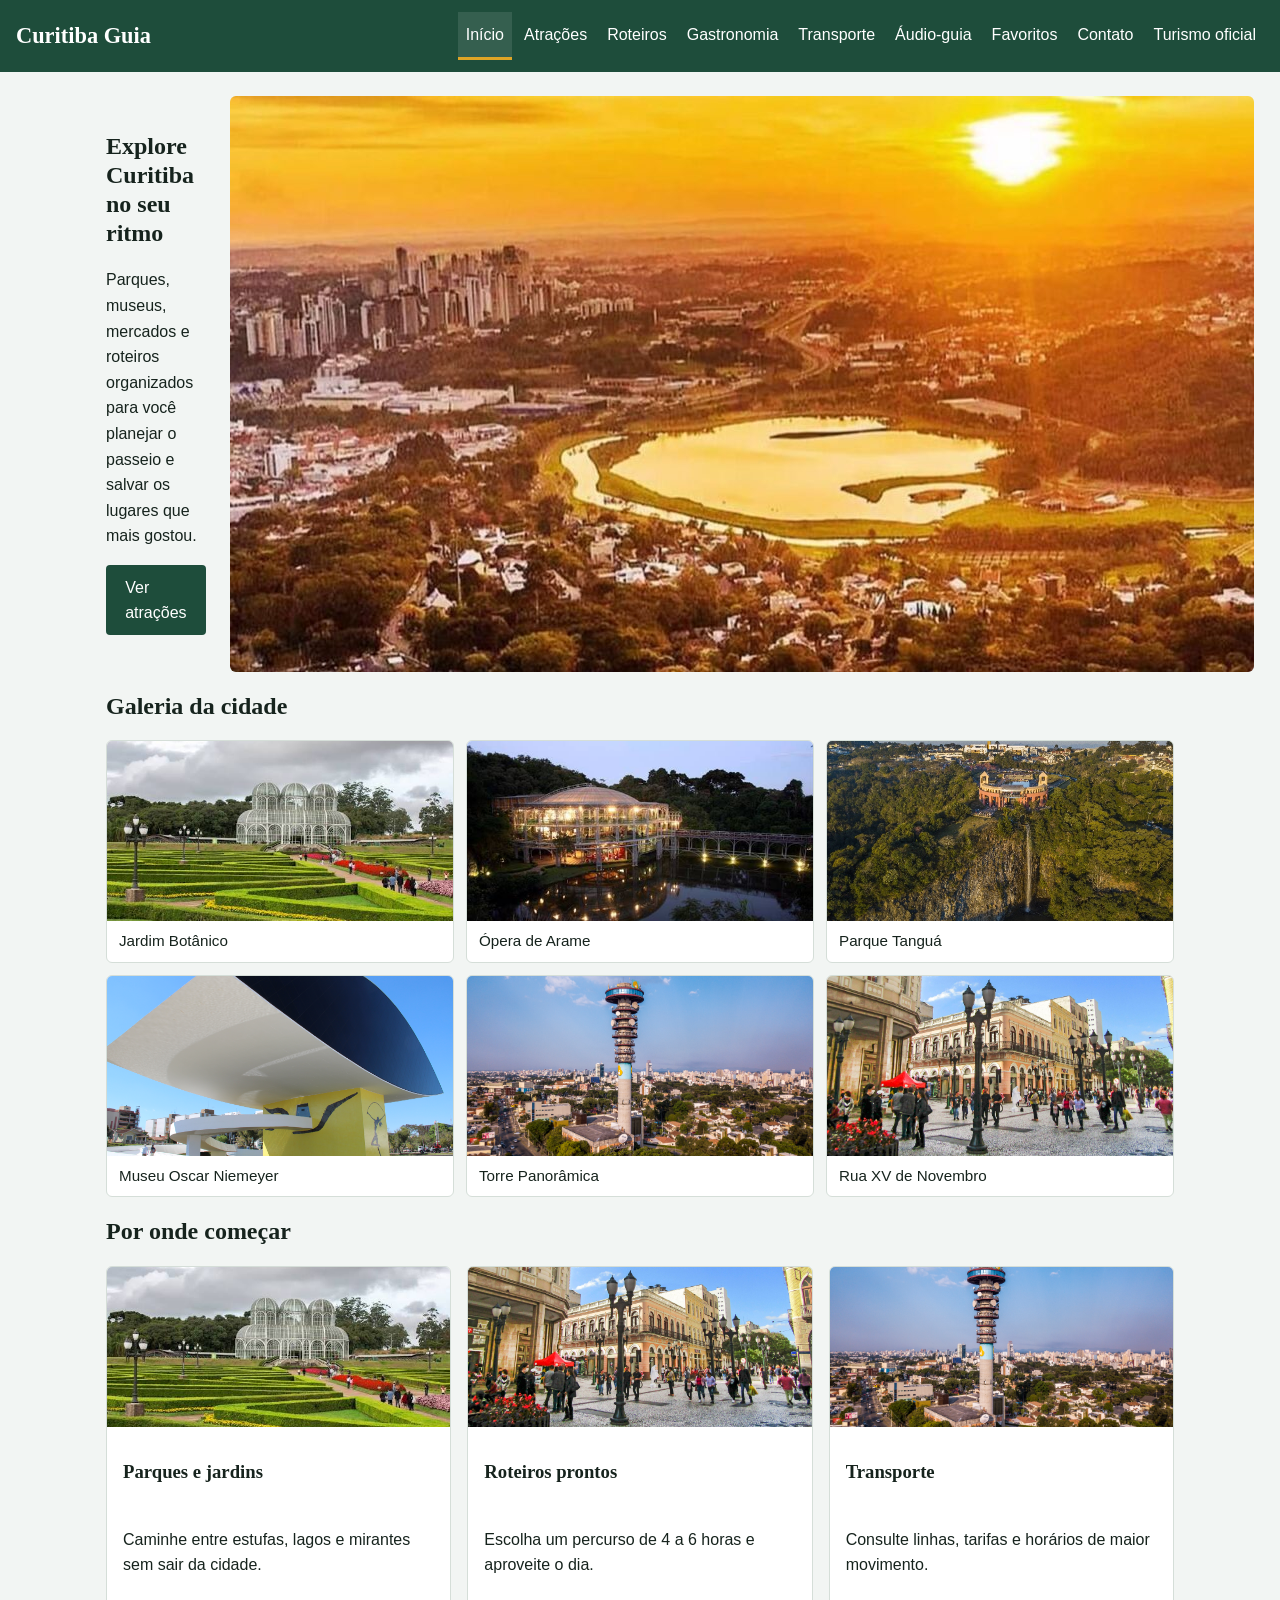
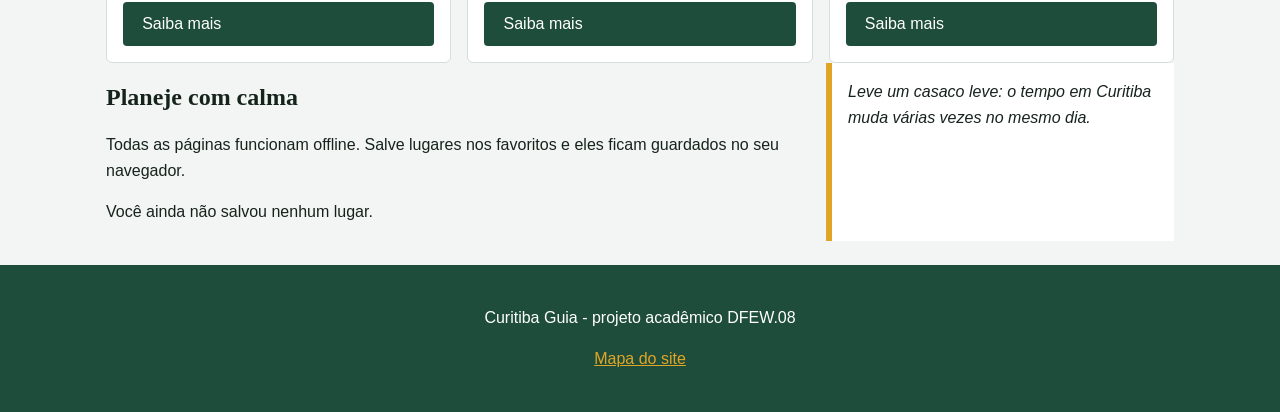
<file: index.html>
<!DOCTYPE html>
<html lang="pt-BR">
<head>
  <meta charset="UTF-8">
  <meta name="viewport" content="width=device-width, initial-scale=1">
  <title>Início | Curitiba Guia</title>
  <link rel="stylesheet" href="css/puro.css">
  <style>
    #dica-dia {
      background: #FFFFFF;
      border-left: 6px solid #E0A526;
      padding: 1rem;
      font-style: italic;
    }
  </style>
</head>

<!-- Atributo data-pagina identifica a página atual para scripts e estilos -->
<body data-pagina="index">

  <!-- Cabeçalho principal com logomarca e menu de navegação -->
  <header class="topo">
    <!-- Logotipo da aplicação apontando para a página inicial -->
    <a class="marca" href="index.html">Curitiba Guia</a>
    
    <!-- Botão para alternar a exibição do menu em telas menores -->
    <button id="btnMenu" class="btn-menu" type="button" aria-label="Abrir menu" aria-expanded="false">Menu</button>
    
    <!-- Menu principal de navegação -->
    <nav id="menu" class="menu" aria-label="Principal">
      <a href="index.html" class="ativo">Início</a>
      <a href="atracoes.html">Atrações</a>
      <a href="roteiros.html">Roteiros</a>
      <a href="gastronomia.html">Gastronomia</a>
      <a href="transporte.html">Transporte</a>
      <a href="audioguia.html">Áudio-guia</a>
      <a href="favoritos.html">Favoritos</a>
      <a href="contato.html">Contato</a>
      <a href="https://www.curitiba.pr.gov.br/" target="_blank" rel="noopener">Turismo oficial</a>
    </nav>
  </header>

  <!-- Conteúdo principal do documento -->
  <main class="principal">
    
    <!-- Seção de destaque inicial (Hero Banner) -->
    <section class="hero">
      <div>
        <h1 style="margin-top: 0;">Explore Curitiba no seu ritmo</h1>
        <p>Parques, museus, mercados e roteiros organizados para você planejar o passeio e salvar os lugares que mais gostou.</p>
        <a class="botao" href="atracoes.html">Ver atrações</a>
      </div>
      <img src="img/hero.jpg" alt="Araucária sob o céu de Curitiba">
    </section>

    <!-- Galeria visual com atrações da cidade -->
    <h2>Galeria da cidade</h2>
    <section class="galeria">
      <figure>
        <img src="img/jardim-botanico.jpg" alt="Jardim Botânico">
        <figcaption>Jardim Botânico</figcaption>
      </figure>
      <figure>
        <img src="img/opera-de-arame.jpg" alt="Ópera de Arame">
        <figcaption>Ópera de Arame</figcaption>
      </figure>
      <figure>
        <img src="img/parque-tangua.jpg" alt="Parque Tanguá">
        <figcaption>Parque Tanguá</figcaption>
      </figure>
      <figure>
        <img src="img/museu-oscar-niemeyer.jpg" alt="Museu Oscar Niemeyer">
        <figcaption>Museu Oscar Niemeyer</figcaption>
      </figure>
      <figure>
        <img src="img/torre-panoramica.jpg" alt="Torre Panorâmica">
        <figcaption>Torre Panorâmica</figcaption>
      </figure>
      <figure>
        <img src="img/rua-xv.jpg" alt="Rua XV de Novembro">
        <figcaption>Rua XV de Novembro</figcaption>
      </figure>
    </section>

    <!-- Seção de cartões com os principais atalhos do guia -->
    <h2>Por onde começar</h2>
    <section class="cartoes">
      <article class="cartao">
        <img src="img/jardim-botanico.jpg" alt="Parques e jardins">
        <div class="corpo">
          <h3>Parques e jardins</h3>
          <p>Caminhe entre estufas, lagos e mirantes sem sair da cidade.</p>
          <a class="botao" href="atracoes.html">Saiba mais</a>
        </div>
      </article>
      <article class="cartao">
        <img src="img/rua-xv.jpg" alt="Roteiros prontos">
        <div class="corpo">
          <h3>Roteiros prontos</h3>
          <p>Escolha um percurso de 4 a 6 horas e aproveite o dia.</p>
          <a class="botao" href="roteiros.html">Saiba mais</a>
        </div>
      </article>
      <article class="cartao">
        <img src="img/torre-panoramica.jpg" alt="Transporte">
        <div class="corpo">
          <h3>Transporte</h3>
          <p>Consulte linhas, tarifas e horários de maior movimento.</p>
          <a class="botao" href="transporte.html">Saiba mais</a>
        </div>
      </article>
    </section>

    <!-- Bloco com conteúdo lateral e avisos em segundo plano -->
    <div class="conteudo-lateral">
      <article>
        <h2>Planeje com calma</h2>
        <p>Todas as páginas funcionam offline. Salve lugares nos favoritos e eles ficam guardados no seu navegador.</p>
        <p id="contador-favoritos"></p>
      </article>
      <!-- Elemento preenchido dinamicamente com a dica do dia via JS -->
      <aside id="dica-dia"></aside>
    </div>
  </main>

  <!-- Rodapé institucional -->
  <footer class="rodape">
    <p>Curitiba Guia - projeto acadêmico DFEW.08</p>
    <p><a href="mapa.html">Mapa do site</a></p>
  </footer>

  <!-- Inclusão dos scripts de suporte e funcionalidade -->
  <script src="js/dados.js"></script>
  <script src="js/favoritos.js"></script>
  <script src="js/puro.js"></script>
</body>
</html>
</file>
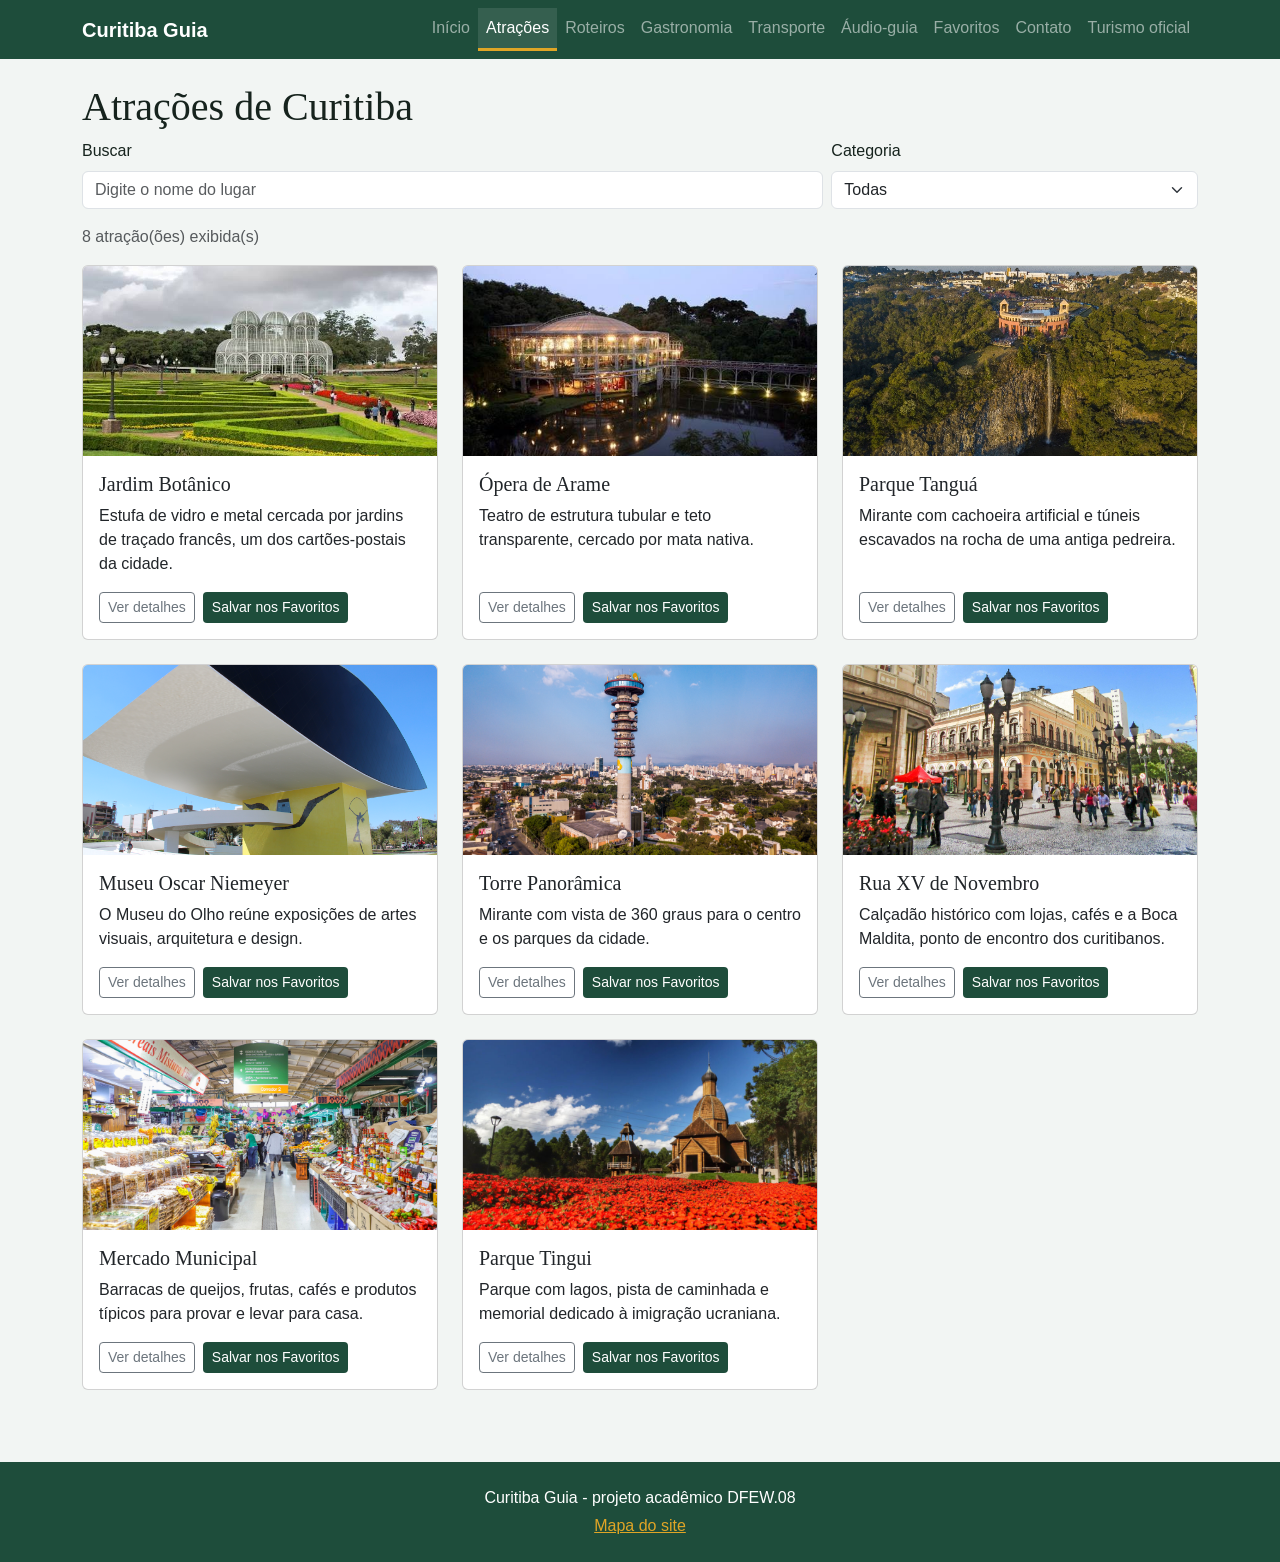
<file: atracoes.html>
<!DOCTYPE html>
<html lang="pt-BR">
<head>
  <meta charset="UTF-8">
  <meta name="viewport" content="width=device-width, initial-scale=1">
  <title>Atrações | Curitiba Guia</title>
  <link rel="stylesheet" href="css/bootstrap.min.css">
  <link rel="stylesheet" href="css/site.css">
</head>

<!-- Corpo da página, identificando a página atual através do atributo data-pagina -->
<body data-pagina="atracoes">

  <!-- Cabeçalho principal da página -->
  <header>
    <!-- Barra de navegação responsiva utilizando classes do Bootstrap -->
    <nav class="navbar navbar-expand-lg navbar-dark navbar-curitiba">
      <div class="container">
        <!-- Logotipo ou nome da marca que redireciona para a página inicial -->
        <a class="navbar-brand fw-bold" href="index.html">Curitiba Guia</a>
        
        <!-- Botão de menu responsivo (hambúrguer) para telas menores -->
        <button class="navbar-toggler" type="button" data-bs-toggle="collapse" data-bs-target="#menuPrincipal" aria-controls="menuPrincipal" aria-expanded="false" aria-label="Abrir menu">
          <span class="navbar-toggler-icon"></span>
        </button>
        
        <!-- Conteúdo do menu que se recolhe/expande em dispositivos móveis -->
        <div class="collapse navbar-collapse" id="menuPrincipal">
          <!-- Lista de links de navegação -->
          <ul class="navbar-nav ms-auto">
            <li class="nav-item"><a class="nav-link" href="index.html">Início</a></li>
            <li class="nav-item"><a class="nav-link active" href="atracoes.html">Atrações</a></li>
            <li class="nav-item"><a class="nav-link" href="roteiros.html">Roteiros</a></li>
            <li class="nav-item"><a class="nav-link" href="gastronomia.html">Gastronomia</a></li>
            <li class="nav-item"><a class="nav-link" href="transporte.html">Transporte</a></li>
            <li class="nav-item"><a class="nav-link" href="audioguia.html">Áudio-guia</a></li>
            <li class="nav-item"><a class="nav-link" href="favoritos.html">Favoritos</a></li>
            <li class="nav-item"><a class="nav-link" href="contato.html">Contato</a></li>
            <li class="nav-item"><a class="nav-link" href="https://www.curitiba.pr.gov.br/" target="_blank" rel="noopener">Turismo oficial</a></li>
          </ul>
        </div>
      </div>
    </nav>
  </header>

  <!-- Seção principal de conteúdo da página -->
  <main class="container py-4">
    <!-- Área reservada para exibir mensagens de alerta via JavaScript -->
    <div id="area-alerta"></div>

    <!-- Título principal da página -->
    <h1>Atrações de Curitiba</h1>

    <!-- Formulário de busca e filtros para as atrações -->
    <form class="row g-2 mb-3" onsubmit="return false">
      <!-- Campo de texto para digitar o nome da atração a ser buscada -->
      <div class="col-md-8">
        <label for="busca" class="form-label">Buscar</label>
        <input id="busca" type="search" class="form-control" placeholder="Digite o nome do lugar">
      </div>
      <!-- Seletor (dropdown) para filtrar as atrações por categoria -->
      <div class="col-md-4">
        <label for="filtro-categoria" class="form-label">Categoria</label>
        <select id="filtro-categoria" class="form-select">
          <option value="todas">Todas</option>
          <option>Parques</option>
          <option>Cultura</option>
          <option>Centro e vistas</option>
        </select>
      </div>
    </form>

    <!-- Parágrafo para exibir a contagem dinâmica de itens encontrados -->
    <p id="contador" class="text-muted"></p>

    <!-- Seção onde os cards de atrações serão injetados dinamicamente via script -->
    <section id="lista-atracoes" class="row g-4"></section>
  </main>

  <!-- Rodapé da página -->
  <footer class="rodape-bs">
    <p class="mb-1">Curitiba Guia - projeto acadêmico DFEW.08</p>
    <p class="mb-0"><a href="mapa.html">Mapa do site</a></p>
  </footer>

  <!-- Scripts JavaScript necessários para o funcionamento e interatividade da página -->
  <script src="js/bootstrap.bundle.min.js"></script>
  <script src="js/dados.js"></script>
  <script src="js/favoritos.js"></script>
  <script src="js/paginas.js"></script>
</body>
</html>
</file>
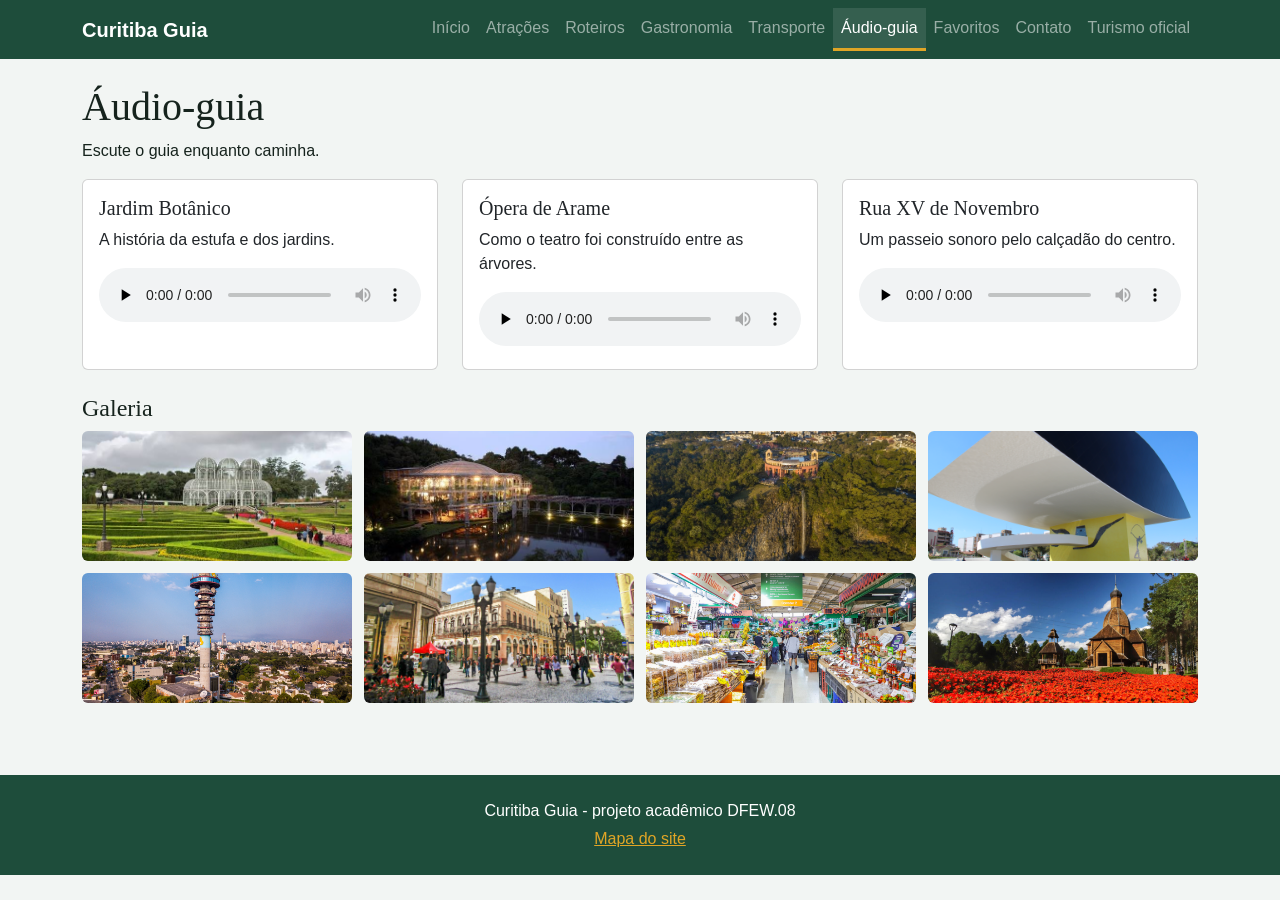
<file: audioguia.html>
<!DOCTYPE html>
<html lang="pt-BR">
<head>
  <meta charset="UTF-8">
  <meta name="viewport" content="width=device-width, initial-scale=1">
  <title>Áudio-guia | Curitiba Guia</title>
  <link rel="stylesheet" href="css/bootstrap.min.css">
  <link rel="stylesheet" href="css/site.css">
</head>

<!-- Corpo da página, identificando a página atual pelo atributo data-pagina -->
<body data-pagina="audioguia">

  <!-- Cabeçalho principal com a barra de navegação -->
  <header>
    <nav class="navbar navbar-expand-lg navbar-dark navbar-curitiba">
      <div class="container">
        <!-- Logotipo da marca com link para a página inicial -->
        <a class="navbar-brand fw-bold" href="index.html">Curitiba Guia</a>
        
        <!-- Botão hambúrguer para menu responsivo em dispositivos móveis -->
        <button class="navbar-toggler" type="button" data-bs-toggle="collapse" data-bs-target="#menuPrincipal" aria-controls="menuPrincipal" aria-expanded="false" aria-label="Abrir menu">
          <span class="navbar-toggler-icon"></span>
        </button>
        
        <!-- Itens do menu de navegação -->
        <div class="collapse navbar-collapse" id="menuPrincipal">
          <ul class="navbar-nav ms-auto">
            <li class="nav-item"><a class="nav-link" href="index.html">Início</a></li>
            <li class="nav-item"><a class="nav-link" href="atracoes.html">Atrações</a></li>
            <li class="nav-item"><a class="nav-link" href="roteiros.html">Roteiros</a></li>
            <li class="nav-item"><a class="nav-link" href="gastronomia.html">Gastronomia</a></li>
            <li class="nav-item"><a class="nav-link" href="transporte.html">Transporte</a></li>
            <!-- Link ativo indicando que o usuário está na página de áudio-guia -->
            <li class="nav-item"><a class="nav-link active" href="audioguia.html">Áudio-guia</a></li>
            <li class="nav-item"><a class="nav-link" href="favoritos.html">Favoritos</a></li>
            <li class="nav-item"><a class="nav-link" href="contato.html">Contato</a></li>
            <li class="nav-item"><a class="nav-link" href="https://www.curitiba.pr.gov.br/" target="_blank" rel="noopener">Turismo oficial</a></li>
          </ul>
        </div>
      </div>
    </nav>
  </header>

  <!-- Conteúdo principal da página -->
  <main class="container py-4">
    <!-- Contêiner dinâmico para alertas e mensagens do sistema -->
    <div id="area-alerta"></div>

    <!-- Título e descrição da página -->
    <h1>Áudio-guia</h1>
    <p>Escute o guia enquanto caminha.</p>

    <!-- Seção de cards contendo os players de áudio para cada atração -->
    <section class="row g-4 mb-4">
      <!-- Card 1: Jardim Botânico -->
      <div class="col-md-4">
        <article class="card h-100">
          <div class="card-body">
            <h2 class="card-title h5">Jardim Botânico</h2>
            <p>A história da estufa e dos jardins.</p>
            <!-- Elemento nativo de áudio com controles de reprodução -->
            <audio controls preload="none" class="w-100">
              <source src="audio/jardim-botanico.mp3" type="audio/mpeg">
              Seu navegador não suporta áudio.
            </audio>
          </div>
        </article>
      </div>

      <!-- Card 2: Ópera de Arame -->
      <div class="col-md-4">
        <article class="card h-100">
          <div class="card-body">
            <h2 class="card-title h5">Ópera de Arame</h2>
            <p>Como o teatro foi construído entre as árvores.</p>
            <audio controls preload="none" class="w-100">
              <source src="audio/opera.mp3" type="audio/mpeg">
              Seu navegador não suporta áudio.
            </audio>
          </div>
        </article>
      </div>

      <!-- Card 3: Rua XV de Novembro -->
      <div class="col-md-4">
        <article class="card h-100">
          <div class="card-body">
            <h2 class="card-title h5">Rua XV de Novembro</h2>
            <p>Um passeio sonoro pelo calçadão do centro.</p>
            <audio controls preload="none" class="w-100">
              <source src="audio/ruaxv.mp3" type="audio/mpeg">
              Seu navegador não suporta áudio.
            </audio>
          </div>
        </article>
      </div>
    </section>

    <!-- Seção de Galeria de Imagens da Cidade -->
    <h2 class="h4">Galeria</h2>
    <section class="galeria-grid">
      <img src="img/jardim-botanico.jpg" alt="Jardim Botânico">
      <img src="img/opera-de-arame.jpg" alt="Ópera de Arame">
      <img src="img/parque-tangua.jpg" alt="Parque Tanguá">
      <img src="img/museu-oscar-niemeyer.jpg" alt="Museu Oscar Niemeyer">
      <img src="img/torre-panoramica.jpg" alt="Torre Panorâmica">
      <img src="img/rua-xv.jpg" alt="Rua XV de Novembro">
      <img src="img/mercado-municipal.jpg" alt="Mercado Municipal">
      <img src="img/parque-tingui.jpg" alt="Parque Tingui">
    </section>
  </main>

  <!-- Rodapé da página -->
  <footer class="rodape-bs">
    <p class="mb-1">Curitiba Guia - projeto acadêmico DFEW.08</p>
    <p class="mb-0"><a href="mapa.html">Mapa do site</a></p>
  </footer>

  <!-- Scripts JavaScript para interatividade, gerenciamento de dados e favoritos -->
  <script src="js/bootstrap.bundle.min.js"></script>
  <script src="js/dados.js"></script>
  <script src="js/favoritos.js"></script>
  <script src="js/paginas.js"></script>
</body>
</html>
</file>
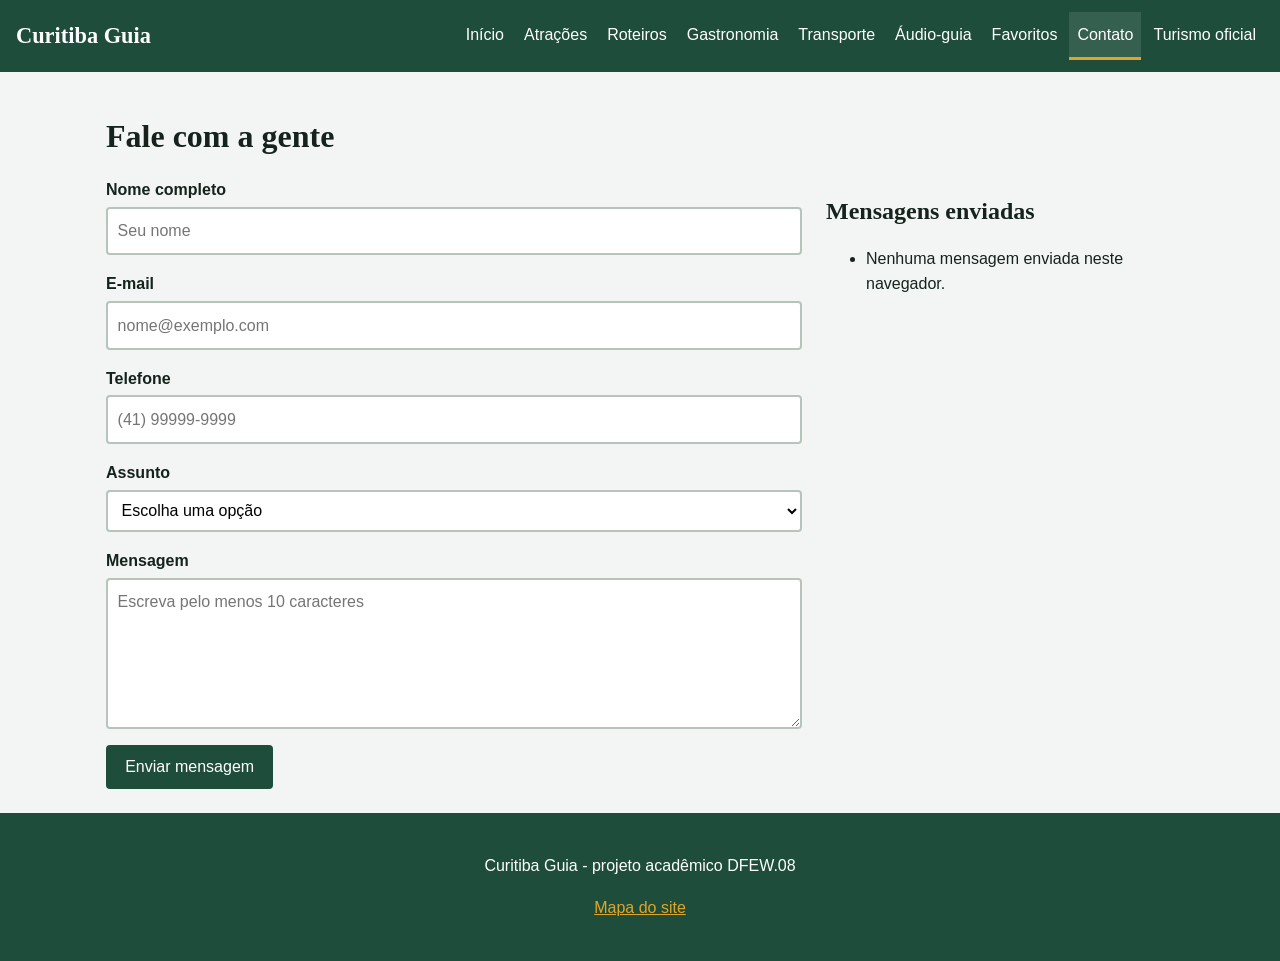
<file: contato.html>
<!DOCTYPE html>
<html lang="pt-BR">
<head>
  <meta charset="UTF-8">
  <meta name="viewport" content="width=device-width, initial-scale=1">
  <title>Contato | Curitiba Guia</title>
  <link rel="stylesheet" href="css/puro.css">
</head>

<!-- Identifica a página atual através do atributo data-pagina para controle via CSS ou JS -->
<body data-pagina="contato">

  <!-- Cabeçalho principal com o menu de navegação -->
  <header class="topo">
    <!-- Logotipo / Nome do site com link para a página inicial -->
    <a class="marca" href="index.html">Curitiba Guia</a>
    
    <!-- Botão de acionamento do menu para telas pequenas -->
    <button id="btnMenu" class="btn-menu" type="button" aria-label="Abrir menu" aria-expanded="false">Menu</button>
    
    <!-- Navegação principal do site -->
    <nav id="menu" class="menu" aria-label="Principal">
      <a href="index.html">Início</a>
      <a href="atracoes.html">Atrações</a>
      <a href="roteiros.html">Roteiros</a>
      <a href="gastronomia.html">Gastronomia</a>
      <a href="transporte.html">Transporte</a>
      <a href="audioguia.html">Áudio-guia</a>
      <a href="favoritos.html">Favoritos</a>
      <!-- Link ativo indicando a página corrente -->
      <a href="contato.html" class="ativo">Contato</a>
      <a href="https://www.curitiba.pr.gov.br/" target="_blank" rel="noopener">Turismo oficial</a>
    </nav>
  </header>

  <!-- Seção de conteúdo principal da página -->
  <main class="principal">
    <!-- Título principal da página de contato -->
    <h1>Fale com a gente</h1>

    <!-- Contêiner estrutural para o formulário e a barra lateral de histórico -->
    <div class="conteudo-lateral">
      <section>
        <!-- Elemento reservado para feedback visual e mensagens de status via JS -->
        <div id="retorno" role="status"></div>

        <!-- Formulário de contato (novalidate desativa as validações nativas do navegador para uso de script customizado) -->
        <form id="form-contato" novalidate>
          <!-- Campo 1: Nome completo -->
          <div class="campo">
            <label for="nome">Nome completo</label>
            <input type="text" id="nome" name="nome" required minlength="3" placeholder="Seu nome" autocomplete="name">
          </div>

          <!-- Campo 2: E-mail -->
          <div class="campo">
            <label for="email">E-mail</label>
            <input type="email" id="email" name="email" required placeholder="nome@exemplo.com" autocomplete="email">
          </div>

          <!-- Campo 3: Telefone com validação por expressão regular (pattern) -->
          <div class="campo">
            <label for="telefone">Telefone</label>
            <input type="text" id="telefone" name="telefone" pattern="\(?\d{2}\)?\s?9?\d{4}-?\d{4}" placeholder="(41) 99999-9999" autocomplete="tel">
          </div>

          <!-- Campo 4: Seleção de assunto (Dropdown) -->
          <div class="campo">
            <label for="assunto">Assunto</label>
            <select id="assunto" name="assunto" required>
              <option value="">Escolha uma opção</option>
              <option>Dúvida sobre um lugar</option>
              <option>Sugestão de roteiro</option>
              <option>Erro no site</option>
            </select>
          </div>

          <!-- Campo 5: Área de texto para mensagem detalhada -->
          <div class="campo">
            <label for="mensagem">Mensagem</label>
            <textarea id="mensagem" name="mensagem" rows="5" required minlength="10" placeholder="Escreva pelo menos 10 caracteres"></textarea>
          </div>

          <!-- Botão de envio do formulário -->
          <input class="botao" type="submit" value="Enviar mensagem">
        </form>
      </section>

      <!-- Barra lateral para exibição de histórico de mensagens (dinâmica via JS) -->
      <aside>
        <h2>Mensagens enviadas</h2>
        <ul id="historico"></ul>
      </aside>
    </div>
  </main>

  <!-- Rodapé do projeto -->
  <footer class="rodape">
    <p>Curitiba Guia - projeto acadêmico DFEW.08</p>
    <p><a href="mapa.html">Mapa do site</a></p>
  </footer>

  <!-- Carregamento dos scripts JavaScript do projeto e manipulação do formulário -->
  <script src="js/dados.js"></script>
  <script src="js/favoritos.js"></script>
  <script src="js/contato.js"></script>
</body>
</html>
</file>
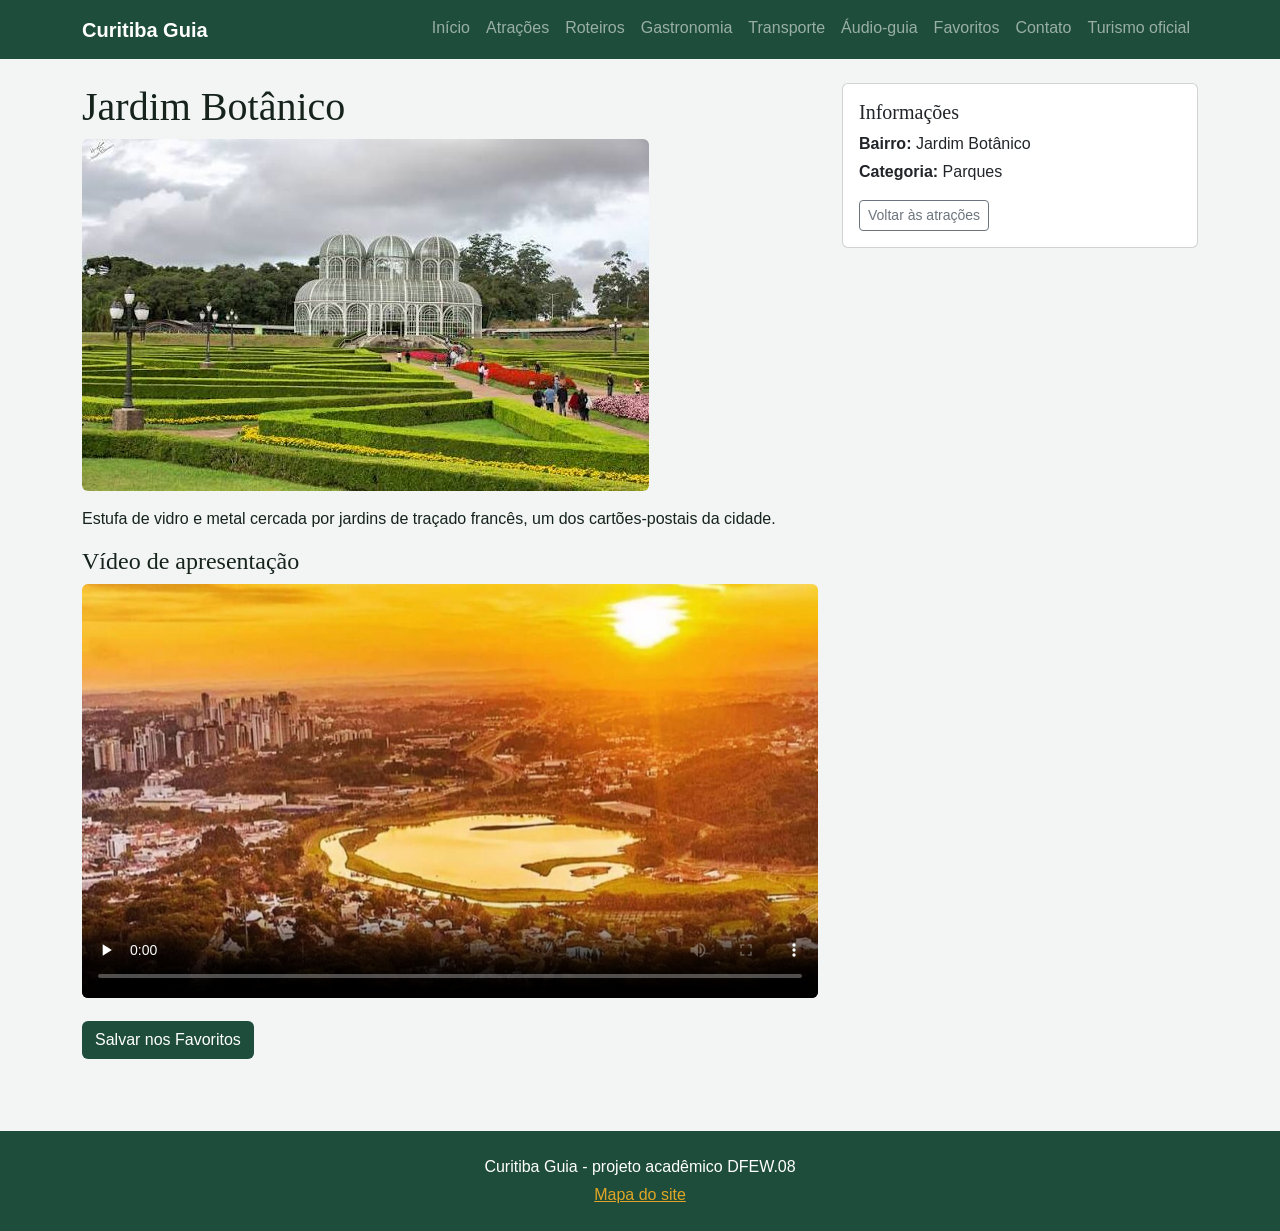
<file: detalhe.html>
<!DOCTYPE html>
<html lang="pt-BR">
<head>
  <meta charset="UTF-8">
  <meta name="viewport" content="width=device-width, initial-scale=1">
  <title>Detalhes | Curitiba Guia</title>
  <link rel="stylesheet" href="css/bootstrap.min.css">
  <link rel="stylesheet" href="css/site.css">
</head>

<!-- Atributo data-pagina identifica esta página para manipulação nos scripts do projeto -->
<body data-pagina="detalhe">

  <!-- Cabeçalho principal com a barra de navegação responsiva -->
  <header>
    <nav class="navbar navbar-expand-lg navbar-dark navbar-curitiba">
      <div class="container">
        <!-- Marca / Logotipo da aplicação com link para o início -->
        <a class="navbar-brand fw-bold" href="index.html">Curitiba Guia</a>
        
        <!-- Botão hambúrguer do menu em telas pequenas -->
        <button class="navbar-toggler" type="button" data-bs-toggle="collapse" data-bs-target="#menuPrincipal" aria-controls="menuPrincipal" aria-expanded="false" aria-label="Abrir menu">
          <span class="navbar-toggler-icon"></span>
        </button>
        
        <!-- Links de navegação principal -->
        <div class="collapse navbar-collapse" id="menuPrincipal">
          <ul class="navbar-nav ms-auto">
            <li class="nav-item"><a class="nav-link" href="index.html">Início</a></li>
            <li class="nav-item"><a class="nav-link" href="atracoes.html">Atrações</a></li>
            <li class="nav-item"><a class="nav-link" href="roteiros.html">Roteiros</a></li>
            <li class="nav-item"><a class="nav-link" href="gastronomia.html">Gastronomia</a></li>
            <li class="nav-item"><a class="nav-link" href="transporte.html">Transporte</a></li>
            <li class="nav-item"><a class="nav-link" href="audioguia.html">Áudio-guia</a></li>
            <li class="nav-item"><a class="nav-link" href="favoritos.html">Favoritos</a></li>
            <li class="nav-item"><a class="nav-link" href="contato.html">Contato</a></li>
            <li class="nav-item"><a class="nav-link" href="https://www.curitiba.pr.gov.br/" target="_blank" rel="noopener">Turismo oficial</a></li>
          </ul>
        </div>
      </div>
    </nav>
  </header>

  <!-- Conteúdo principal com container responsivo do Bootstrap -->
  <main class="container py-4">
    <!-- Área para exibição dinâmica de alertas ou mensagens -->
    <div id="area-alerta"></div>

    <!-- Grid do Bootstrap separando o conteúdo principal da barra lateral -->
    <div class="row g-4">
      
      <!-- Artigo principal com os detalhes da atração (8 colunas em telas grandes) -->
      <article class="col-lg-8">
        <!-- Título preenchido dinamicamente via JS -->
        <h1 id="detalhe-titulo"></h1>
        
        <!-- Imagem principal preenchida dinamicamente via JS -->
        <img id="detalhe-img" class="img-fluid rounded mb-3" alt="">
        
        <!-- Parágrafo da descrição preenchido dinamicamente via JS -->
        <p id="detalhe-descricao"></p>

        <!-- Seção de vídeo promocional da atração -->
        <h2 class="h4">Vídeo de apresentação</h2>
        <video class="w-100 rounded mb-3" controls preload="none" poster="img/hero.jpg">
          <source src="video/Curitiba-Drone.mp4" type="video/mp4">
          Seu navegador não suporta vídeo.
        </video>

        <!-- Botão para favoritar o item exibido -->
        <button type="button" id="detalhe-fav" class="btn btn-curitiba btn-fav">Salvar nos Favoritos</button>
      </article>

      <!-- Barra lateral com informações complementares (4 colunas em telas grandes) -->
      <aside class="col-lg-4">
        <div class="card">
          <div class="card-body">
            <h2 class="h5">Informações</h2>
            <!-- Dados de bairro e categoria preenchidos via JS -->
            <p class="mb-1"><strong>Bairro:</strong> <span id="detalhe-bairro"></span></p>
            <p class="mb-3"><strong>Categoria:</strong> <span id="detalhe-categoria"></span></p>
            <!-- Botão de retorno à lista de atrações -->
            <a href="atracoes.html" class="btn btn-outline-secondary btn-sm">Voltar às atrações</a>
          </div>
        </div>
      </aside>

    </div>
  </main>

  <!-- Rodapé padrão do site -->
  <footer class="rodape-bs">
    <p class="mb-1">Curitiba Guia - projeto acadêmico DFEW.08</p>
    <p class="mb-0"><a href="mapa.html">Mapa do site</a></p>
  </footer>

  <!-- Scripts JavaScript (Bootstrap bundle com Popper, dados da aplicação e lógica das páginas) -->
  <script src="js/bootstrap.bundle.min.js"></script>
  <script src="js/dados.js"></script>
  <script src="js/favoritos.js"></script>
  <script src="js/paginas.js"></script>
</body>
</html>
</file>
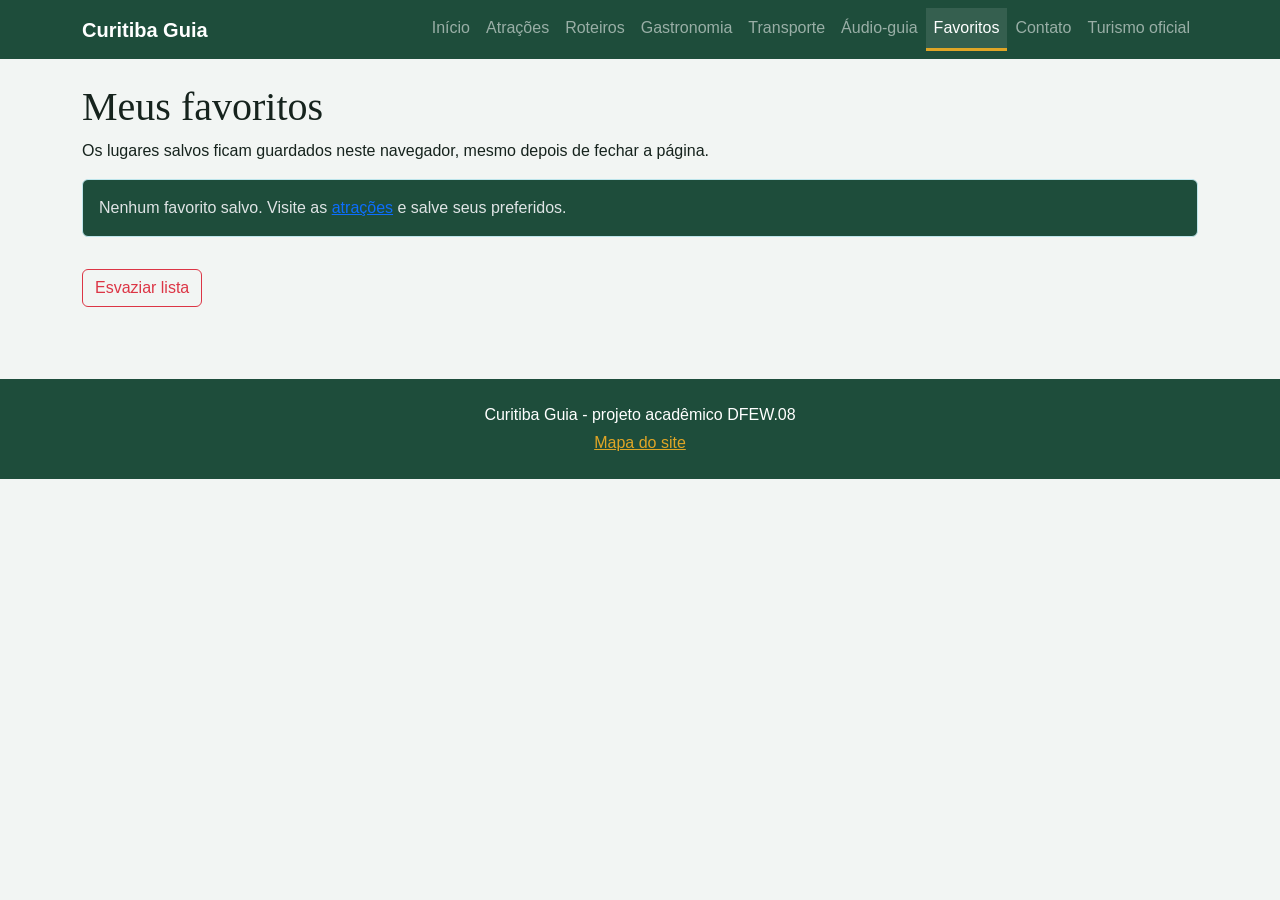
<file: favoritos.html>
<!DOCTYPE html>
<html lang="pt-BR">
<head>
  <meta charset="UTF-8">
  <meta name="viewport" content="width=device-width, initial-scale=1">
  <title>Favoritos | Curitiba Guia</title>
  <link rel="stylesheet" href="css/bootstrap.min.css">
  <link rel="stylesheet" href="css/site.css">
</head>

<!-- Atributo data-pagina identifica esta página para manipulação nos scripts do projeto -->
<body data-pagina="favoritos">

  <!-- Cabeçalho principal com a barra de navegação responsiva -->
  <header>
    <nav class="navbar navbar-expand-lg navbar-dark navbar-curitiba">
      <div class="container">
        <!-- Logotipo do site com link para a página inicial -->
        <a class="navbar-brand fw-bold" href="index.html">Curitiba Guia</a>
        
        <!-- Botão hambúrguer para abrir/fechar o menu em dispositivos móveis -->
        <button class="navbar-toggler" type="button" data-bs-toggle="collapse" data-bs-target="#menuPrincipal" aria-controls="menuPrincipal" aria-expanded="false" aria-label="Abrir menu">
          <span class="navbar-toggler-icon"></span>
        </button>
        
        <!-- Lista de navegação principal do menu -->
        <div class="collapse navbar-collapse" id="menuPrincipal">
          <ul class="navbar-nav ms-auto">
            <li class="nav-item"><a class="nav-link" href="index.html">Início</a></li>
            <li class="nav-item"><a class="nav-link" href="atracoes.html">Atrações</a></li>
            <li class="nav-item"><a class="nav-link" href="roteiros.html">Roteiros</a></li>
            <li class="nav-item"><a class="nav-link" href="gastronomia.html">Gastronomia</a></li>
            <li class="nav-item"><a class="nav-link" href="transporte.html">Transporte</a></li>
            <li class="nav-item"><a class="nav-link" href="audioguia.html">Áudio-guia</a></li>
            <!-- Link ativo indicando a página atual -->
            <li class="nav-item"><a class="nav-link active" href="favoritos.html">Favoritos</a></li>
            <li class="nav-item"><a class="nav-link" href="contato.html">Contato</a></li>
            <li class="nav-item"><a class="nav-link" href="https://www.curitiba.pr.gov.br/" target="_blank" rel="noopener">Turismo oficial</a></li>
          </ul>
        </div>
      </div>
    </nav>
  </header>

  <!-- Seção de conteúdo principal -->
  <main class="container py-4">
    <!-- Área dinâmica reservada para exibição de alertas e mensagens do sistema via JS -->
    <div id="area-alerta"></div>

    <!-- Título principal da página e texto explicativo -->
    <h1>Meus favoritos</h1>
    <p>Os lugares salvos ficam guardados neste navegador, mesmo depois de fechar a página.</p>

    <!-- Lista não ordenada que será preenchida dinamicamente via JS com os itens salvos pelo usuário -->
    <ul id="lista-favoritos" class="list-group mb-3"></ul>

    <!-- Botão de ação para limpar todos os favoritos salvos no LocalStorage -->
    <button type="button" id="limpar" class="btn btn-outline-danger">Esvaziar lista</button>
  </main>

  <!-- Rodapé padrão do site -->
  <footer class="rodape-bs">
    <p class="mb-1">Curitiba Guia - projeto acadêmico DFEW.08</p>
    <p class="mb-0"><a href="mapa.html">Mapa do site</a></p>
  </footer>

  <!-- Scripts JavaScript (Bootstrap bundle, dados da aplicação e lógica das páginas) -->
  <script src="js/bootstrap.bundle.min.js"></script>
  <script src="js/dados.js"></script>
  <script src="js/favoritos.js"></script>
  <script src="js/paginas.js"></script>
</body>
</html>
</file>
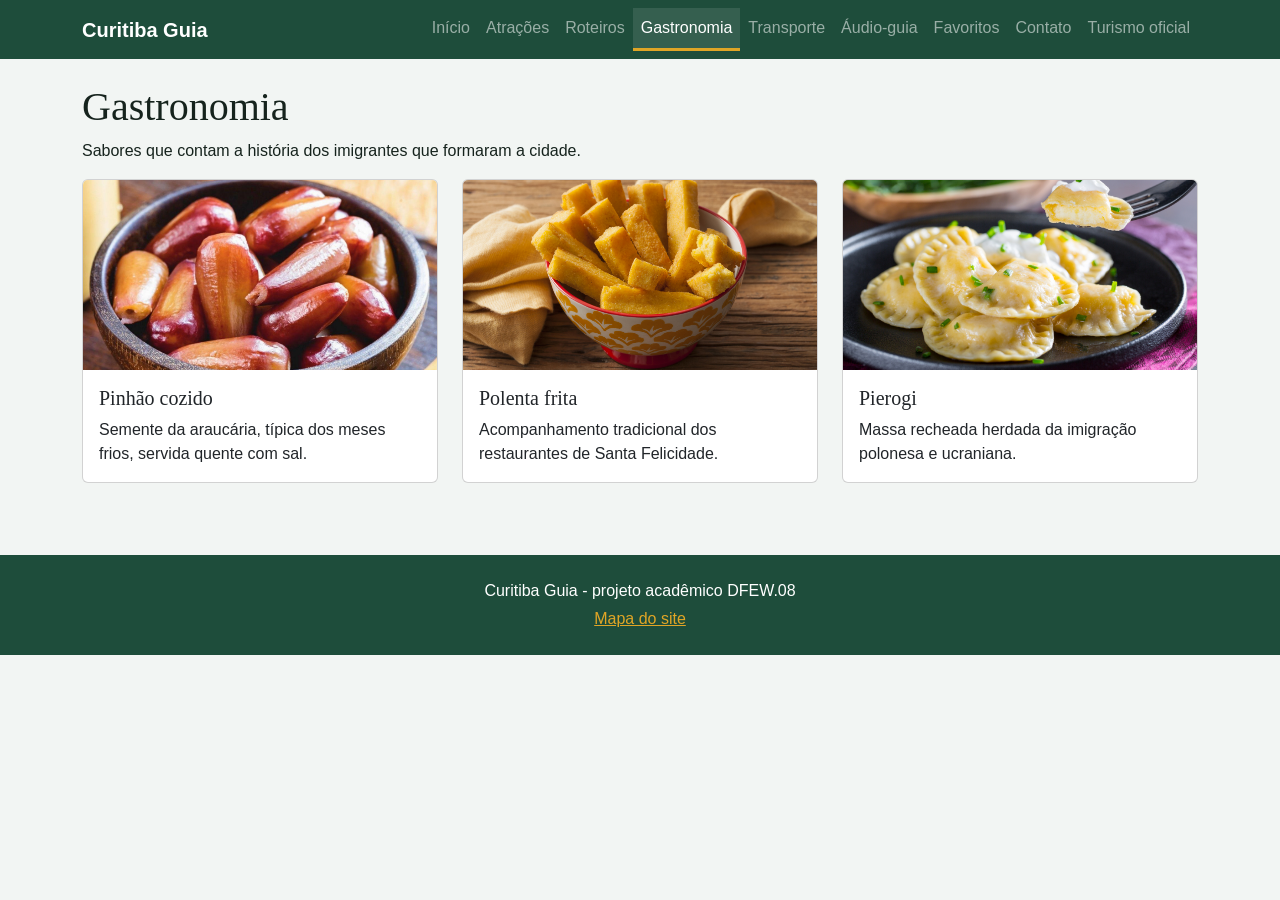
<file: gastronomia.html>
<!DOCTYPE html>
<html lang="pt-BR">
<head>
  <meta charset="UTF-8">
  <meta name="viewport" content="width=device-width, initial-scale=1">
  <title>Gastronomia | Curitiba Guia</title>
  <link rel="stylesheet" href="css/bootstrap.min.css">
  <link rel="stylesheet" href="css/site.css">
</head>

<!-- Atributo data-pagina identifica esta página para controle via scripts -->
<body data-pagina="gastronomia">

  <!-- Cabeçalho principal com a barra de navegação responsiva -->
  <header>
    <nav class="navbar navbar-expand-lg navbar-dark navbar-curitiba">
      <div class="container">
        <!-- Logotipo do site com link para a página inicial -->
        <a class="navbar-brand fw-bold" href="index.html">Curitiba Guia</a>
        
        <!-- Botão hambúrguer para abrir/fechar o menu em dispositivos móveis -->
        <button class="navbar-toggler" type="button" data-bs-toggle="collapse" data-bs-target="#menuPrincipal" aria-controls="menuPrincipal" aria-expanded="false" aria-label="Abrir menu">
          <span class="navbar-toggler-icon"></span>
        </button>
        
        <!-- Lista de navegação principal do menu -->
        <div class="collapse navbar-collapse" id="menuPrincipal">
          <ul class="navbar-nav ms-auto">
            <li class="nav-item"><a class="nav-link" href="index.html">Início</a></li>
            <li class="nav-item"><a class="nav-link" href="atracoes.html">Atrações</a></li>
            <li class="nav-item"><a class="nav-link" href="roteiros.html">Roteiros</a></li>
            <!-- Link ativo indicando a página atual -->
            <li class="nav-item"><a class="nav-link active" href="gastronomia.html">Gastronomia</a></li>
            <li class="nav-item"><a class="nav-link" href="transporte.html">Transporte</a></li>
            <li class="nav-item"><a class="nav-link" href="audioguia.html">Áudio-guia</a></li>
            <li class="nav-item"><a class="nav-link" href="favoritos.html">Favoritos</a></li>
            <li class="nav-item"><a class="nav-link" href="contato.html">Contato</a></li>
            <li class="nav-item"><a class="nav-link" href="https://www.curitiba.pr.gov.br/" target="_blank" rel="noopener">Turismo oficial</a></li>
          </ul>
        </div>
      </div>
    </nav>
  </header>

  <!-- Conteúdo principal com container responsivo do Bootstrap -->
  <main class="container py-4">
    <!-- Área reservada para exibição dinâmica de alertas via JS -->
    <div id="area-alerta"></div>

    <!-- Título principal da página e descrição -->
    <h1>Gastronomia</h1>
    <p>Sabores que contam a história dos imigrantes que formaram a cidade.</p>

    <!-- Grid de cards com as opções gastronômicas tipicamente curitibanas -->
    <section class="row g-4">
      
      <!-- Card 1: Pinhão cozido -->
      <div class="col-md-4">
        <article class="card h-100">
          <img src="img/pinhao.jpg" class="card-img-top" alt="Pinhão cozido">
          <div class="card-body">
            <h2 class="card-title h5">Pinhão cozido</h2>
            <p class="card-text">Semente da araucária, típica dos meses frios, servida quente com sal.</p>
          </div>
        </article>
      </div>

      <!-- Card 2: Polenta frita -->
      <div class="col-md-4">
        <article class="card h-100">
          <img src="img/polenta.jpg" class="card-img-top" alt="Polenta frita">
          <div class="card-body">
            <h2 class="card-title h5">Polenta frita</h2>
            <p class="card-text">Acompanhamento tradicional dos restaurantes de Santa Felicidade.</p>
          </div>
        </article>
      </div>

      <!-- Card 3: Pierogi -->
      <div class="col-md-4">
        <article class="card h-100">
          <img src="img/pierogi.jpg" class="card-img-top" alt="Pierogi">
          <div class="card-body">
            <h2 class="card-title h5">Pierogi</h2>
            <p class="card-text">Massa recheada herdada da imigração polonesa e ucraniana.</p>
          </div>
        </article>
      </div>

    </section>
  </main>

  <!-- Rodapé padrão do site -->
  <footer class="rodape-bs">
    <p class="mb-1">Curitiba Guia - projeto acadêmico DFEW.08</p>
    <p class="mb-0"><a href="mapa.html">Mapa do site</a></p>
  </footer>

  <!-- Scripts JavaScript do projeto -->
  <script src="js/bootstrap.bundle.min.js"></script>
  <script src="js/dados.js"></script>
  <script src="js/favoritos.js"></script>
  <script src="js/paginas.js"></script>
</body>
</html>
</file>
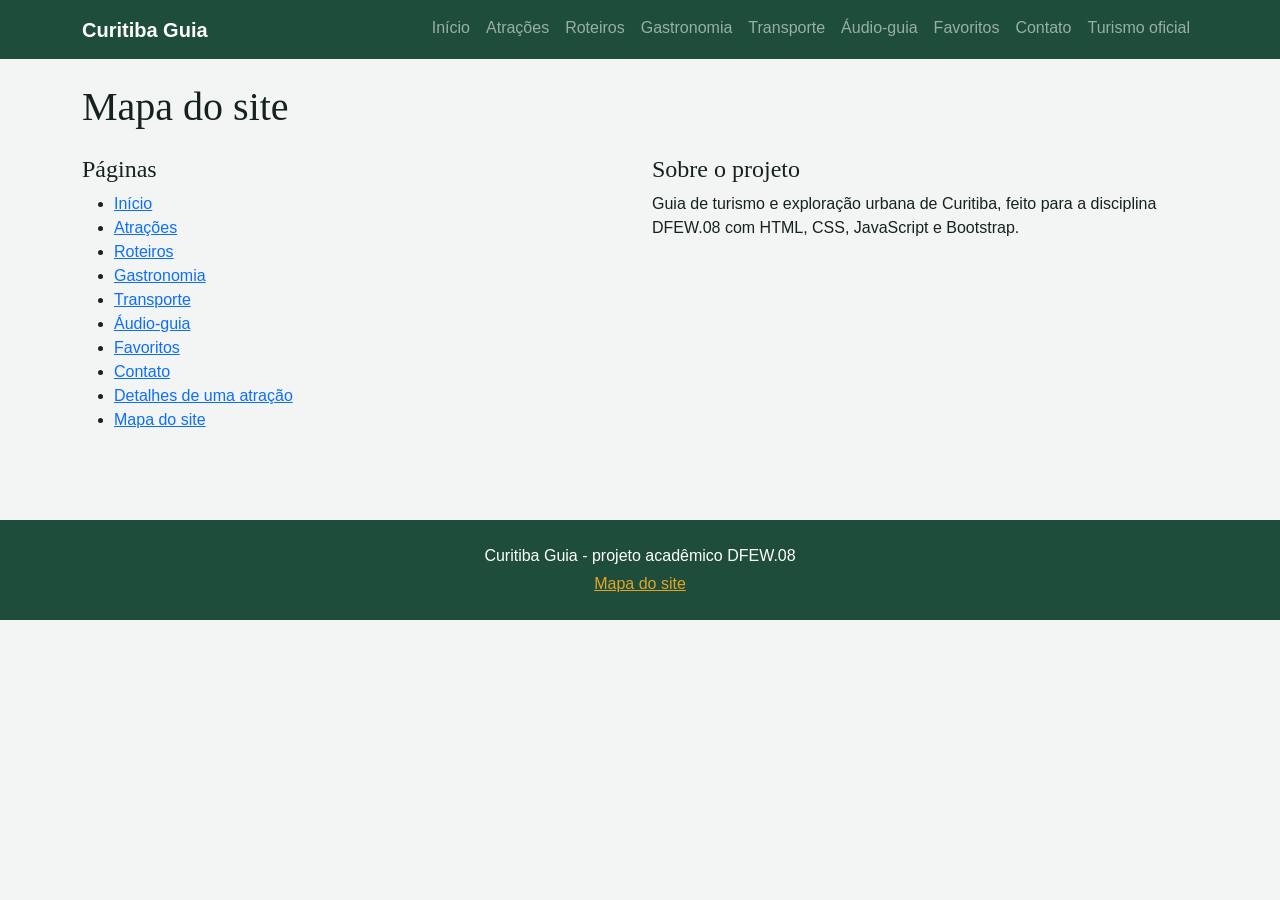
<file: mapa.html>
<!DOCTYPE html>
<html lang="pt-BR">
<head>
  <meta charset="UTF-8">
  <meta name="viewport" content="width=device-width, initial-scale=1">
  <title>Mapa do site | Curitiba Guia</title>
  
  <!-- Importação de Folhas de Estilo (Bootstrap e Estilos Customizados) -->
  <link rel="stylesheet" href="css/bootstrap.min.css">
  <link rel="stylesheet" href="css/site.css">
</head>
<body data-pagina="mapa">

  <!-- Cabeçalho Principal com Barra de Navegação -->
  <header>
    <nav class="navbar navbar-expand-lg navbar-dark navbar-curitiba">
      <div class="container">
        <a class="navbar-brand fw-bold" href="index.html">Curitiba Guia</a>
        <!-- Links de navegação principais do site -->
        <div class="collapse navbar-collapse" id="menuPrincipal">
          <ul class="navbar-nav ms-auto">
            <li class="nav-item"><a class="nav-link" href="index.html">Início</a></li>
            <li class="nav-item"><a class="nav-link" href="atracoes.html">Atrações</a></li>
            <li class="nav-item"><a class="nav-link" href="roteiros.html">Roteiros</a></li>
            <li class="nav-item"><a class="nav-link" href="gastronomia.html">Gastronomia</a></li>
            <li class="nav-item"><a class="nav-link" href="transporte.html">Transporte</a></li>
            <li class="nav-item"><a class="nav-link" href="audioguia.html">Áudio-guia</a></li>
            <li class="nav-item"><a class="nav-link" href="favoritos.html">Favoritos</a></li>
            <li class="nav-item"><a class="nav-link" href="contato.html">Contato</a></li>
            <li class="nav-item"><a class="nav-link" href="https://www.curitiba.pr.gov.br/" target="_blank" rel="noopener">Turismo oficial</a></li>
          </ul>
        </div>
      </div>
    </nav>
  </header>

  <!-- Conteúdo Principal da Página (Mapa do Site) -->
  <main class="container py-4">
    <!-- Área dinâmica para exibição de alertas do sistema -->
    <div id="area-alerta"></div>
    
    <h1 class="mb-4">Mapa do site</h1>
    
    <!-- Estrutura em Grid dividida em duas colunas responsivas -->
    <div class="row g-4">
      
      <!-- Coluna da Esquerda: Índice com links de todas as páginas -->
      <section class="col-md-6">
        <h2 class="h4">Páginas</h2>
        <ul>
          <li><a href="index.html">Início</a></li>
          <li><a href="atracoes.html">Atrações</a></li>
          <li><a href="roteiros.html">Roteiros</a></li>
          <li><a href="gastronomia.html">Gastronomia</a></li>
          <li><a href="transporte.html">Transporte</a></li>
          <li><a href="audioguia.html">Áudio-guia</a></li>
          <li><a href="favoritos.html">Favoritos</a></li>
          <li><a href="contato.html">Contato</a></li>
          <li><a href="detalhe.html">Detalhes de uma atração</a></li>
          <li><a href="mapa.html">Mapa do site</a></li>
        </ul>
      </section>
      
      <!-- Coluna da Direita: Descrição descritiva do escopo acadêmico -->
      <section class="col-md-6">
        <h2 class="h4">Sobre o projeto</h2>
        <p>Guia de turismo e exploração urbana de Curitiba, feito para a disciplina DFEW.08 com HTML, CSS, JavaScript e Bootstrap.</p>
      </section>
      
    </div>
  </main>

  <!-- Rodapé Institucional do Projeto -->
  <footer class="rodape-bs">
    <p class="mb-1">Curitiba Guia - projeto acadêmico DFEW.08</p>
    <p class="mb-0"><a href="mapa.html">Mapa do site</a></p>
  </footer>

  <!-- Importação dos Scripts JavaScript (Bootstrap, Base de Dados e Favoritos) -->
  <script src="js/bootstrap.bundle.min.js"></script>
  <script src="js/dados.js"></script>
  <script src="js/favoritos.js"></script>
</body>
</html>
</file>
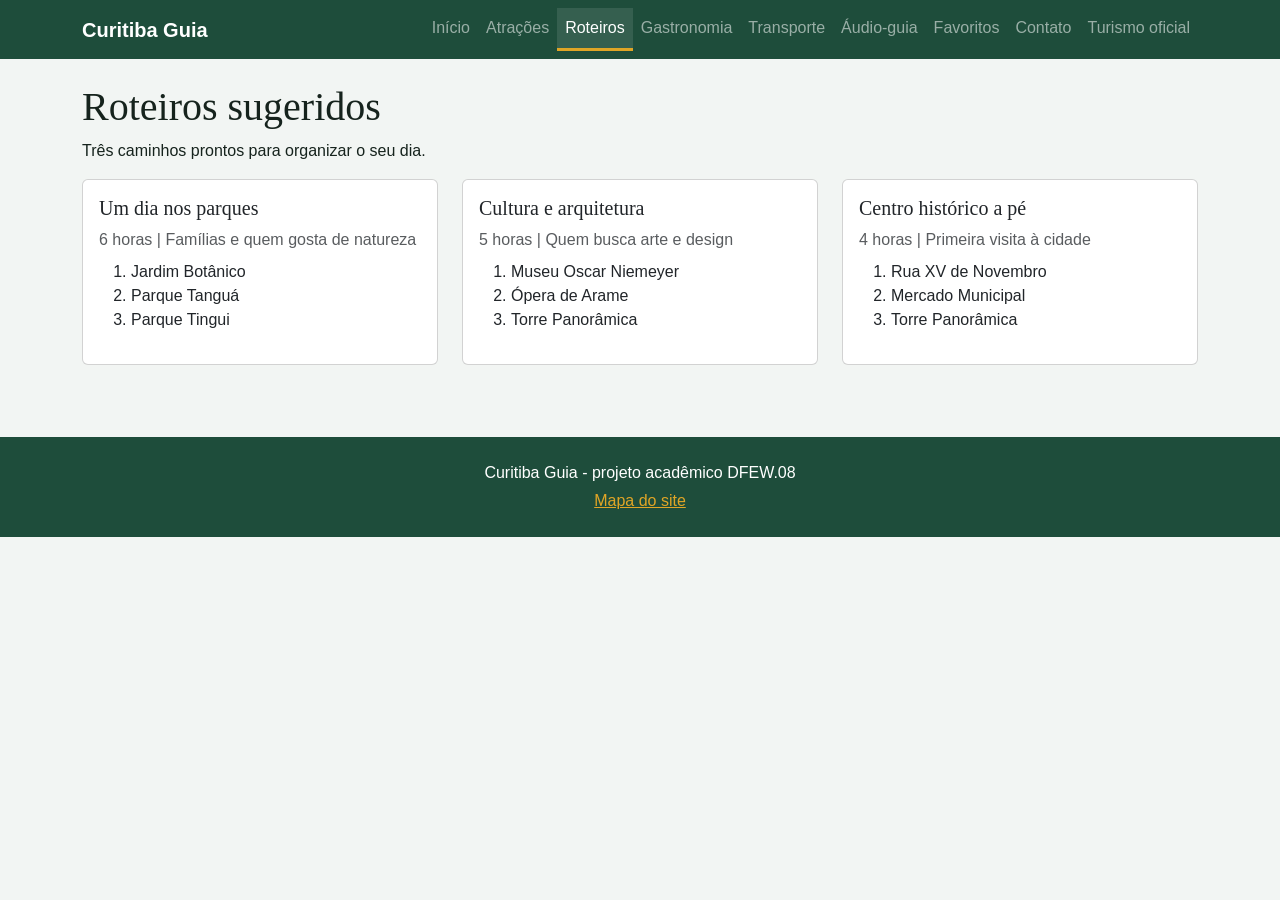
<file: roteiros.html>
<!DOCTYPE html>
<html lang="pt-BR">
<head>
  <meta charset="UTF-8">
  <meta name="viewport" content="width=device-width, initial-scale=1">
  <title>Roteiros | Curitiba Guia</title>
  <link rel="stylesheet" href="css/bootstrap.min.css">
  <link rel="stylesheet" href="css/site.css">
</head>

<!-- Atributo data-pagina identifica a página atual para os scripts JavaScript -->
<body data-pagina="roteiros">

  <!-- Cabeçalho principal com a barra de navegação -->
  <header>
    <nav class="navbar navbar-expand-lg navbar-dark navbar-curitiba">
      <div class="container">
        <!-- Logotipo da marca com link para a página inicial -->
        <a class="navbar-brand fw-bold" href="index.html">Curitiba Guia</a>
        
        <!-- Botão hambúrguer para navegação em dispositivos móveis -->
        <button class="navbar-toggler" type="button" data-bs-toggle="collapse" data-bs-target="#menuPrincipal" aria-controls="menuPrincipal" aria-expanded="false" aria-label="Abrir menu">
          <span class="navbar-toggler-icon"></span>
        </button>
        
        <!-- Itens do menu de navegação -->
        <div class="collapse navbar-collapse" id="menuPrincipal">
          <ul class="navbar-nav ms-auto">
            <li class="nav-item">
              <a class="nav-link" href="index.html">Início</a>
            </li>
            <li class="nav-item">
              <a class="nav-link" href="atracoes.html">Atrações</a>
            </li>
            <!-- Link ativo indicando a página corrente de Roteiros -->
            <li class="nav-item">
              <a class="nav-link active" href="roteiros.html">Roteiros</a>
            </li>
            <li class="nav-item">
              <a class="nav-link" href="gastronomia.html">Gastronomia</a>
            </li>
            <li class="nav-item">
              <a class="nav-link" href="transporte.html">Transporte</a>
            </li>
            <li class="nav-item">
              <a class="nav-link" href="audioguia.html">Áudio-guia</a>
            </li>
            <li class="nav-item">
              <a class="nav-link" href="favoritos.html">Favoritos</a>
            </li>
            <li class="nav-item">
              <a class="nav-link" href="contato.html">Contato</a>
            </li>
            <li class="nav-item">
              <a class="nav-link" href="https://www.curitiba.pr.gov.br/" target="_blank" rel="noopener">Turismo oficial</a>
            </li>
          </ul>
        </div>
      </div>
    </nav>
  </header>

  <!-- Seção de conteúdo principal da página -->
  <main class="container py-4">
    <!-- Ária reservada para exibição dinâmica de alertas via JS -->
    <div id="area-alerta"></div>

    <!-- Título principal e descrição -->
    <h1>Roteiros sugeridos</h1>
    <p>Três caminhos prontos para organizar o seu dia.</p>

    <!-- Container dinâmico onde os roteiros serão renderizados via script JS (paginas.js) -->
    <section id="lista-roteiros" class="row g-4"></section>
  </main>

  <!-- Rodapé institucional -->
  <footer class="rodape-bs">
    <p class="mb-1">Curitiba Guia - projeto acadêmico DFEW.08</p>
    <p class="mb-0">
      <a href="mapa.html">Mapa do site</a>
    </p>
  </footer>

  <!-- Carregamento dos scripts JavaScript (Bootstrap Bundle com Popper e scripts do projeto) -->
  <script src="js/bootstrap.bundle.min.js"></script>
  <script src="js/dados.js"></script>
  <script src="js/favoritos.js"></script>
  <script src="js/paginas.js"></script>
</body>
</html>
</file>
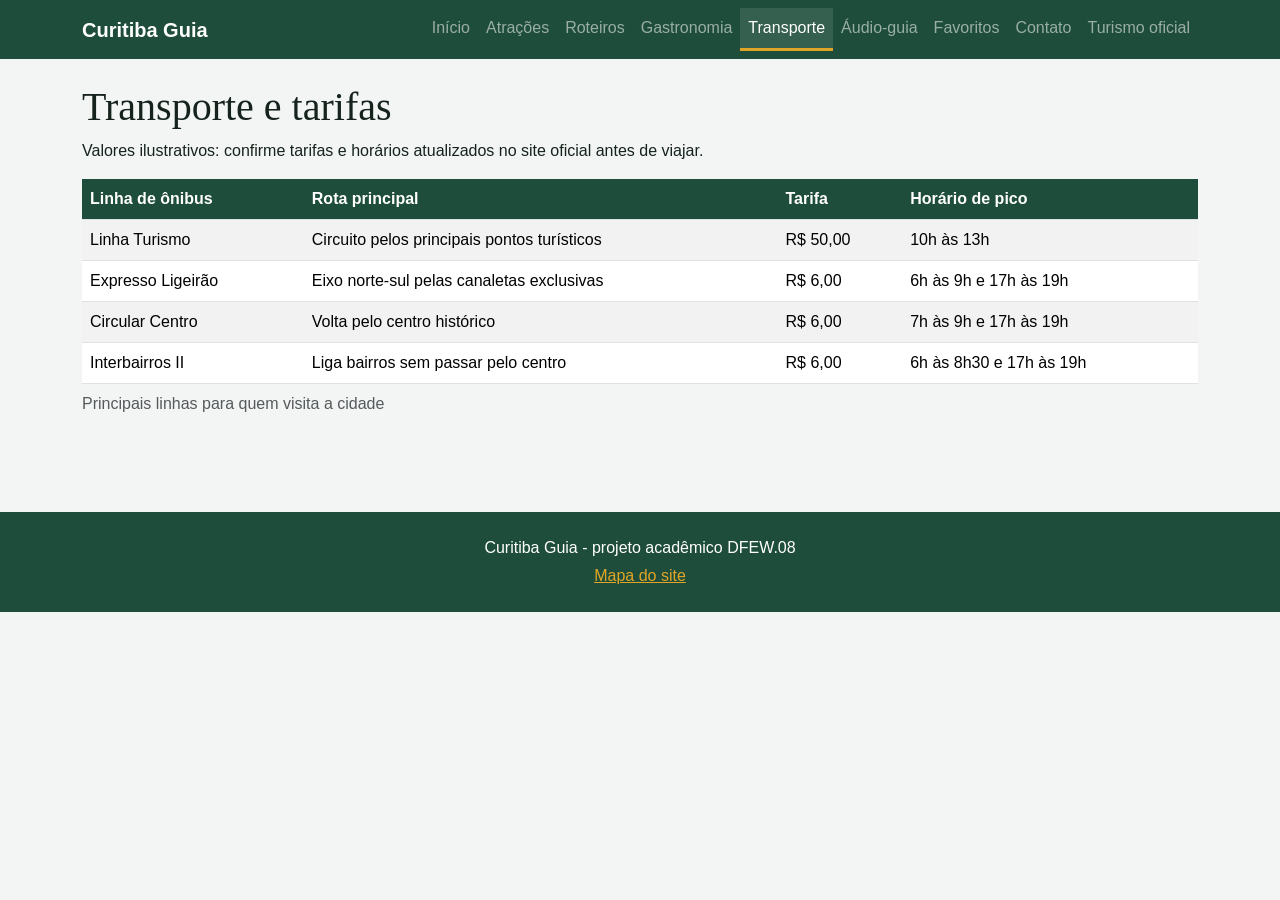
<file: transporte.html>
<!DOCTYPE html>
<html lang="pt-BR">
<head>
  <meta charset="UTF-8">
  <meta name="viewport" content="width=device-width, initial-scale=1">
  <title>Transporte e tarifas | Curitiba Guia</title>
  <link rel="stylesheet" href="css/bootstrap.min.css">
  <link rel="stylesheet" href="css/site.css">
</head>

<!-- Atributo data-pagina identifica a página atual para os scripts JavaScript -->
<body data-pagina="transporte">

  <!-- Cabeçalho principal com a barra de navegação responsiva -->
  <header>
    <nav class="navbar navbar-expand-lg navbar-dark navbar-curitiba">
      <div class="container">
        <!-- Logotipo/marca com link para a página inicial -->
        <a class="navbar-brand fw-bold" href="index.html">Curitiba Guia</a>
        
        <!-- Botão hambúrguer para expandir o menu em telas menores -->
        <button class="navbar-toggler" type="button" data-bs-toggle="collapse" data-bs-target="#menuPrincipal" aria-controls="menuPrincipal" aria-expanded="false" aria-label="Abrir menu">
          <span class="navbar-toggler-icon"></span>
        </button>
        
        <!-- Itens do menu de navegação -->
        <div class="collapse navbar-collapse" id="menuPrincipal">
          <ul class="navbar-nav ms-auto">
            <li class="nav-item">
              <a class="nav-link" href="index.html">Início</a>
            </li>
            <li class="nav-item">
              <a class="nav-link" href="atracoes.html">Atrações</a>
            </li>
            <li class="nav-item">
              <a class="nav-link" href="roteiros.html">Roteiros</a>
            </li>
            <li class="nav-item">
              <a class="nav-link" href="gastronomia.html">Gastronomia</a>
            </li>
            <!-- Link ativo indicando a página atual de Transporte -->
            <li class="nav-item">
              <a class="nav-link active" href="transporte.html">Transporte</a>
            </li>
            <li class="nav-item">
              <a class="nav-link" href="audioguia.html">Áudio-guia</a>
            </li>
            <li class="nav-item">
              <a class="nav-link" href="favoritos.html">Favoritos</a>
            </li>
            <li class="nav-item">
              <a class="nav-link" href="contato.html">Contato</a>
            </li>
            <li class="nav-item">
              <a class="nav-link" href="https://www.curitiba.pr.gov.br/" target="_blank" rel="noopener">Turismo oficial</a>
            </li>
          </ul>
        </div>
      </div>
    </nav>
  </header>

  <!-- Seção principal de conteúdo da página -->
  <main class="container py-4">
    <!-- Área reservada para exibição dinâmica de alertas via JS -->
    <div id="area-alerta"></div>

    <!-- Título principal e descrição -->
    <h1>Transporte e tarifas</h1>
    <p>Valores ilustrativos: confirme tarifas e horários atualizados no site oficial antes de viajar.</p>

    <!-- Contêiner responsivo para permitir rolagem horizontal da tabela em telas pequenas -->
    <div class="table-responsive">
      <!-- Tabela estilizada com classes do Bootstrap -->
      <table class="table table-striped table-hover tabela-curitiba">
        <!-- Legenda acessível da tabela -->
        <caption>Principais linhas para quem visita a cidade</caption>
        
        <!-- Cabeçalho da tabela -->
        <thead>
          <tr>
            <th scope="col">Linha de ônibus</th>
            <th scope="col">Rota principal</th>
            <th scope="col">Tarifa</th>
            <th scope="col">Horário de pico</th>
          </tr>
        </thead>
        
        <!-- Corpo da tabela com as informações das linhas -->
        <tbody>
          <tr>
            <td>Linha Turismo</td>
            <td>Circuito pelos principais pontos turísticos</td>
            <td>R$ 50,00</td>
            <td>10h às 13h</td>
          </tr>
          <tr>
            <td>Expresso Ligeirão</td>
            <td>Eixo norte-sul pelas canaletas exclusivas</td>
            <td>R$ 6,00</td>
            <td>6h às 9h e 17h às 19h</td>
          </tr>
          <tr>
            <td>Circular Centro</td>
            <td>Volta pelo centro histórico</td>
            <td>R$ 6,00</td>
            <td>7h às 9h e 17h às 19h</td>
          </tr>
          <tr>
            <td>Interbairros II</td>
            <td>Liga bairros sem passar pelo centro</td>
            <td>R$ 6,00</td>
            <td>6h às 8h30 e 17h às 19h</td>
          </tr>
        </tbody>
      </table>
    </div>
  </main>

  <!-- Rodapé institucional -->
  <footer class="rodape-bs">
    <p class="mb-1">Curitiba Guia - projeto acadêmico DFEW.08</p>
    <p class="mb-0">
      <a href="mapa.html">Mapa do site</a>
    </p>
  </footer>

  <!-- Scripts JavaScript (Bootstrap bundle, dados da aplicação e scripts da página) -->
  <script src="js/bootstrap.bundle.min.js"></script>
  <script src="js/dados.js"></script>
  <script src="js/favoritos.js"></script>
  <script src="js/paginas.js"></script>
</body>
</html>
</file>
<file: css/puro.css>
/* Definição de variáveis globais de cores para facilitar a manutenção do tema visual */
:root {
  --verde: #1E4D3B;
  --azul: #1F5FA6;
  --amarelo: #E0A526;
  --fundo: #F2F5F3;
  --texto: #16231D;
  --branco: #FFFFFF;
  --erro: #B3261E;
}

/* Configuração universal para incluir bordas e preenchimentos nas dimensões totais dos elementos */
* {
  box-sizing: border-box;
}

/* Estilos globais do corpo da página (margens, tipografia e cores padrão) */
body {
  margin: 0;
  font-family: "Trebuchet MS", Verdana, sans-serif;
  background: var(--fundo);
  color: var(--texto);
  line-height: 1.6;
}

/* Tipografia com fontes serifadas para os títulos principais */
h1, h2, h3 {
  font-family: Georgia, "Times New Roman", serif;
  line-height: 1.2;
}

/* Cor padrão para os links da aplicação */
a {
  color: var(--azul);
}

/* Estilização do cabeçalho principal (topo) utilizando Flexbox */
.topo {
  display: flex;
  flex-wrap: wrap;
  align-items: center;
  justify-content: space-between;
  background: var(--verde);
  padding: 0.75rem 1rem;
}

/* Logomarca do site no cabeçalho */
.marca {
  color: var(--branco);
  font-family: Georgia, serif;
  font-size: 1.4rem;
  font-weight: bold;
  text-decoration: none;
}

/* Botão de acionamento do menu (hambúrguer) para dispositivos móveis */
.btn-menu {
  background: transparent;
  color: var(--branco);
  border: 1px solid var(--branco);
  padding: 0.4rem 0.8rem;
  border-radius: 4px;
  cursor: pointer;
  font: inherit;
}

/* Estrutura inicial do menu de navegação (oculto por padrão em telas pequenas) */
.menu {
  display: none;
  flex-direction: column;
  width: 100%;
  margin-top: 0.5rem;
}

/* Classe ativada via JavaScript para exibir o menu em telas menores */
.menu.aberto {
  display: flex;
}

/* Estilização dos links do menu */
.menu a {
  color: var(--branco);
  text-decoration: none;
  padding: 0.6rem 0.5rem;
  border-bottom: 3px solid transparent;
}

/* Efeito hover e link ativo no menu de navegação */
.menu a:hover,
.menu a.ativo {
  border-bottom-color: var(--amarelo);
  background: rgba(255, 255, 255, 0.1);
}

/* Contêiner principal do conteúdo das páginas */
.principal {
  max-width: 1100px;
  margin: 0 auto;
  padding: 1.5rem 1rem;
}

/* Seção de destaque inicial (Hero) organizada em coluna por padrão */
.hero {
  display: flex;
  flex-direction: column;
  align-items: center;
  gap: 1.5rem;
}

/* Imagem da seção hero dimensionada responsivamente */
.hero img {
  width: 100%;
  border-radius: 6px;
}

/* Grid padrão para a galeria de fotos (1 coluna em telas pequenas) */
.galeria {
  display: grid;
  grid-template-columns: 1fr;
  gap: 0.75rem;
}

/* Estilização dos itens individuais (*figure*) da galeria */
.galeria figure {
  margin: 0;
  background: var(--branco);
  border-radius: 6px;
  overflow: hidden;
  border: 1px solid #D5DED8;
}

/* Imagens dentro da galeria */
.galeria img {
  display: block;
  width: 100%;
  height: 180px;
  object-fit: cover;
}

/* Legenda das imagens da galeria */
.galeria figcaption {
  padding: 0.5rem 0.75rem;
  font-size: 0.95rem;
}

/* Layout em coluna para os cartões de atalhos/seções */
.cartoes {
  display: flex;
  flex-direction: column;
  gap: 1rem;
}

/* Estrutura visual de cada cartão */
.cartao {
  flex: 1;
  display: flex;
  flex-direction: column;
  background: var(--branco);
  border: 1px solid #D5DED8;
  border-radius: 6px;
  overflow: hidden;
}

/* Imagem dos cartões */
.cartao img {
  width: 100%;
  height: 160px;
  object-fit: cover;
}

/* Corpo interno do cartão */
.cartao .corpo {
  display: flex;
  flex-direction: column;
  gap: 0.5rem;
  flex: 1;
  padding: 1rem;
}

/* Posiciona os botões ou links no rodapé do cartão */
.cartao .corpo a {
  margin-top: auto;
}

/* Layout em grid para conteúdos laterais */
.conteudo-lateral {
  display: grid;
  grid-template-columns: 1fr;
  gap: 1.5rem;
}

/* Estilização padrão para botões do site */
.botao {
  display: inline-block;
  background: var(--verde);
  color: var(--branco);
  padding: 0.6rem 1.2rem;
  border: 0;
  border-radius: 4px;
  text-decoration: none;
  cursor: pointer;
  font: inherit;
}

/* Efeito de foco/hover nos botões */
.botao:hover {
  background: var(--azul);
}

/* Agrupamento padrão para campos de formulários */
.campo {
  display: flex;
  flex-direction: column;
  margin-bottom: 1rem;
}

/* Rótulos (labels) dos campos de formulários */
.campo label {
  font-weight: bold;
  margin-bottom: 0.25rem;
}

/* Estilização para entradas de dados, seletores e áreas de texto */
input,
select,
textarea {
  padding: 0.6rem;
  border: 2px solid #B7C4BC;
  border-radius: 4px;
  font: inherit;
  background: var(--branco);
}

/* Efeito ao passar o mouse sobre os campos de entrada */
input:hover,
select:hover,
textarea:hover {
  border-color: var(--azul);
}

/* Efeito visual quando o campo está em foco (selecionado) */
input:focus,
select:focus,
textarea:focus {
  outline: 3px solid var(--amarelo);
  border-color: var(--verde);
}

/* Validação visual de campos inválidos preenchidos pelo usuário */
input:invalid:not(:placeholder-shown),
textarea:invalid:not(:placeholder-shown) {
  border-color: var(--erro);
  background: #FDF0EF;
}

/* Caixas de avisos e retornos do sistema */
.aviso {
  padding: 1rem;
  border-radius: 4px;
  margin-bottom: 1rem;
}

/* Estilo para avisos de sucesso (ok) */
.aviso.ok {
  background: #E2F1E8;
  border: 1px solid var(--verde);
}

/* Estilo para avisos de erro */
.aviso.erro {
  background: #FDF0EF;
  border: 1px solid var(--erro);
}

/* Rodapé institucional da página */
.rodape {
  background: var(--verde);
  color: var(--branco);
  text-align: center;
  padding: 1.5rem 1rem;
}

/* Links dentro do rodapé */
.rodape a {
  color: var(--amarelo);
}

/* --------------------------------------------------
   RESPONSIVIDADE (MEDIA QUERIES)
-------------------------------------------------- */

/* Dispositivos a partir de 480px de largura (Tablets menores / Telas médias) */
@media (min-width: 480px) {
  .galeria {
    grid-template-columns: repeat(2, 1fr);
  }
}

/* Dispositivos a partir de 729px de largura (Tablets e Desktops) */
@media (min-width: 729px) {
  .btn-menu {
    display: none;
  }

  .menu {
    display: flex;
    flex-direction: row;
    flex-wrap: wrap;
    width: auto;
    margin: 0;
    gap: 0.25rem;
  }

  .hero {
    flex-direction: row;
  }

  .hero > * {
    flex: 1;
  }

  .cartoes {
    flex-direction: row;
  }
}

/* Dispositivos a partir de 990px de largura (Telas grandes / Desktops) */
@media (min-width: 990px) {
  .galeria {
    grid-template-columns: repeat(3, 1fr);
  }

  .conteudo-lateral {
    grid-template-columns: 2fr 1fr;
  }
}
</file>
<file: css/site.css>
/* Configurações globais do corpo da página (cores de fundo, texto e tipografia padrão) */
body {
  background: #F2F5F3;
  color: #16231D;
  font-family: "Trebuchet MS", Verdana, sans-serif;
}

/* Tipografia diferenciada para títulos (utilizando fontes serifadas) */
h1, h2, h3, h4, h5 {
  font-family: Georgia, "Times New Roman", serif;
}

/* Estilização da barra de navegação principal (tema Curitiba) */
.navbar-curitiba {
  background: #1E4D3B;
}

/* Estilo base dos links da barra de navegação com borda inferior transparente */
.navbar-curitiba .nav-link {
  border-bottom: 3px solid transparent;
}

/* Efeito de destaque ao passar o mouse (hover) ou para o link ativo na navbar */
.navbar-curitiba .nav-link:hover,
.navbar-curitiba .nav-link.active {
  border-bottom-color: #E0A526;
  background: rgba(255, 255, 255, 0.1);
}

/* Padronização da altura e proporção das imagens no topo dos cards */
.card-img-top {
  height: 190px;
  object-fit: cover;
}

/* Efeito de destaque na borda do card ao passar o mouse */
.card:hover {
  border-color: #1F5FA6;
}

/* Estilização padrão dos botões com tema Curitiba */
.btn-curitiba {
  background: #1E4D3B;
  color: #FFFFFF;
}

/* Efeito hover (mouse em cima) para os botões do tema */
.btn-curitiba:hover {
  background: #1F5FA6;
  color: #FFFFFF;
}

/* Estado visual do botão quando o item está favoritado */
.btn-curitiba.salvo {
  background: #E0A526;
  color: #16231D;
}

/* Cabeçalho da tabela estilizada com as cores do projeto */
.tabela-curitiba thead th {
  background: #1E4D3B;
  color: #FFFFFF;
}

/* Grid responsivo para a galeria de imagens (padrão 2 colunas em telas menores) */
.galeria-grid {
  display: grid;
  grid-template-columns: repeat(2, 1fr);
  gap: 0.75rem;
}

/* Dimensões, adaptação e bordas arredondadas para as imagens da galeria */
.galeria-grid img {
  width: 100%;
  height: 130px;
  object-fit: cover;
  border-radius: 6px;
}

/* Rodapé estilizado com o tema do site */
.rodape-bs {
  background: #1E4D3B;
  color: #FFFFFF;
  text-align: center;
  padding: 1.5rem 1rem;
  margin-top: 3rem;
}

/* Cor dos links dentro do rodapé */
.rodape-bs a {
  color: #E0A526;
}

/* Mídia responsiva: amplia para 4 colunas em telas a partir de 729px de largura */
@media (min-width: 729px) {
  .galeria-grid {
    grid-template-columns: repeat(4, 1fr);
  }
}

/* Ajuste de cores para o alerta de itens favoritos vazios/informativos */
#lista-favoritos .alert-info {
  background-color: #1E4D3B !important;
  color: #dfe4e5 !important;
  border-color: #bee5eb !important;
}
</file>
